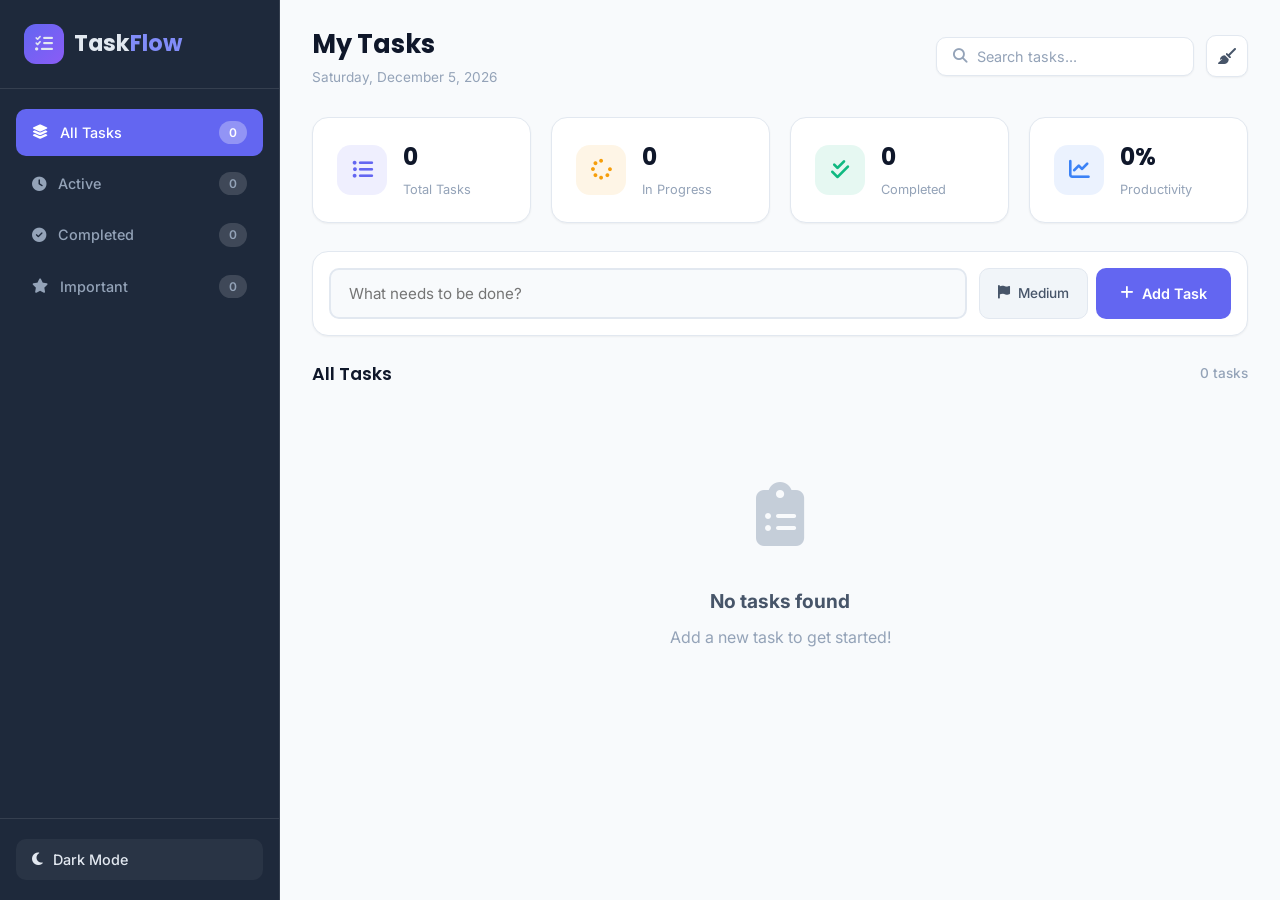
<file: Project_03/index.html>
<!DOCTYPE html>
<html lang="en">
<head>
    <meta charset="UTF-8" />
    <meta name="viewport" content="width=device-width, initial-scale=1.0, maximum-scale=1.0, user-scalable=yes" />
    <title>TaskFlow | Smart Task Manager</title>
    
    <!-- Google Fonts -->
    <link rel="preconnect" href="https://fonts.googleapis.com" />
    <link rel="preconnect" href="https://fonts.gstatic.com" crossorigin />
    <link href="https://fonts.googleapis.com/css2?family=Inter:wght@300;400;500;600;700;800&family=Poppins:wght@500;600;700;800&display=swap" rel="stylesheet" />
    
    <!-- Font Awesome 6 -->
    <link rel="stylesheet" href="https://cdnjs.cloudflare.com/ajax/libs/font-awesome/6.5.0/css/all.min.css" />
    
    <!-- External CSS -->
    <link rel="stylesheet" href="style.css" />
</head>
<body>
    <!-- Main Container -->
    <div class="app-container">
        
        <!-- Sidebar -->
        <aside class="sidebar" id="sidebar">
            <div class="sidebar-header">
                <div class="logo">
                    <div class="logo-icon">
                        <i class="fa-solid fa-list-check"></i>
                    </div>
                    <span class="logo-text">Task<span>Flow</span></span>
                </div>
                <button class="sidebar-close" id="sidebarClose">
                    <i class="fa-solid fa-xmark"></i>
                </button>
            </div>
            
            <nav class="sidebar-nav">
                <a href="#" class="nav-item active" data-filter="all">
                    <i class="fa-solid fa-layer-group"></i>
                    <span>All Tasks</span>
                    <span class="nav-count" id="countAll">0</span>
                </a>
                <a href="#" class="nav-item" data-filter="active">
                    <i class="fa-solid fa-clock"></i>
                    <span>Active</span>
                    <span class="nav-count" id="countActive">0</span>
                </a>
                <a href="#" class="nav-item" data-filter="completed">
                    <i class="fa-solid fa-circle-check"></i>
                    <span>Completed</span>
                    <span class="nav-count" id="countCompleted">0</span>
                </a>
                <a href="#" class="nav-item" data-filter="important">
                    <i class="fa-solid fa-star"></i>
                    <span>Important</span>
                    <span class="nav-count" id="countImportant">0</span>
                </a>
            </nav>
            
            <div class="sidebar-footer">
                <button class="theme-toggle" id="themeToggle">
                    <i class="fa-solid fa-moon" id="themeIcon"></i>
                    <span id="themeText">Dark Mode</span>
                </button>
            </div>
        </aside>
        
        <!-- Main Content -->
        <main class="main-content">
            
            <!-- Top Bar -->
            <header class="topbar">
                <button class="menu-toggle" id="menuToggle">
                    <i class="fa-solid fa-bars"></i>
                </button>
                
                <div class="topbar-title">
                    <h1>My Tasks</h1>
                    <p class="date-display" id="dateDisplay"></p>
                </div>
                
                <div class="topbar-actions">
                    <div class="search-box">
                        <i class="fa-solid fa-magnifying-glass"></i>
                        <input type="text" placeholder="Search tasks..." id="searchInput" class="js-search-input" />
                    </div>
                    <button class="btn-icon" id="clearCompletedBtn" title="Clear completed">
                        <i class="fa-solid fa-broom"></i>
                    </button>
                </div>
            </header>
            
            <!-- Stats Cards -->
            <section class="stats-grid">
                <div class="stat-card">
                    <div class="stat-icon total">
                        <i class="fa-solid fa-list-ul"></i>
                    </div>
                    <div class="stat-info">
                        <span class="stat-value" id="statTotal">0</span>
                        <span class="stat-label">Total Tasks</span>
                    </div>
                </div>
                <div class="stat-card">
                    <div class="stat-icon active">
                        <i class="fa-solid fa-spinner"></i>
                    </div>
                    <div class="stat-info">
                        <span class="stat-value" id="statActive">0</span>
                        <span class="stat-label">In Progress</span>
                    </div>
                </div>
                <div class="stat-card">
                    <div class="stat-icon completed">
                        <i class="fa-solid fa-check-double"></i>
                    </div>
                    <div class="stat-info">
                        <span class="stat-value" id="statCompleted">0</span>
                        <span class="stat-label">Completed</span>
                    </div>
                </div>
                <div class="stat-card">
                    <div class="stat-icon productivity">
                        <i class="fa-solid fa-chart-line"></i>
                    </div>
                    <div class="stat-info">
                        <span class="stat-value" id="statProductivity">0%</span>
                        <span class="stat-label">Productivity</span>
                    </div>
                </div>
            </section>
            
            <!-- Add Task Form -->
            <section class="task-form-section">
                <form class="task-form" id="taskForm">
                    <div class="form-row">
                        <input 
                            type="text" 
                            placeholder="What needs to be done?" 
                            class="task-input js-task-input" 
                            id="taskInput" 
                            required 
                            autocomplete="off"
                        />
                        <div class="form-actions">
                            <button type="button" class="priority-btn js-priority-btn" id="priorityBtn" data-priority="medium" title="Set priority">
                                <i class="fa-solid fa-flag"></i>
                                <span>Medium</span>
                            </button>
                            <button type="submit" class="add-btn js-add-btn" id="addTaskBtn">
                                <i class="fa-solid fa-plus"></i>
                                <span>Add Task</span>
                            </button>
                        </div>
                    </div>
                    <div class="priority-dropdown" id="priorityDropdown">
                        <button type="button" data-priority="low" class="priority-option">
                            <i class="fa-solid fa-flag priority-low"></i> Low Priority
                        </button>
                        <button type="button" data-priority="medium" class="priority-option">
                            <i class="fa-solid fa-flag priority-medium"></i> Medium Priority
                        </button>
                        <button type="button" data-priority="high" class="priority-option">
                            <i class="fa-solid fa-flag priority-high"></i> High Priority
                        </button>
                    </div>
                </form>
            </section>
            
            <!-- Filter Tabs (Mobile) -->
            <div class="filter-tabs" id="filterTabs">
                <button class="filter-tab active" data-filter="all">All</button>
                <button class="filter-tab" data-filter="active">Active</button>
                <button class="filter-tab" data-filter="completed">Completed</button>
                <button class="filter-tab" data-filter="important">Important</button>
            </div>
            
            <!-- Task List -->
            <section class="task-list-section">
                <div class="task-list-header">
                    <h2 id="listTitle">All Tasks</h2>
                    <span class="task-counter" id="taskCounter">0 tasks</span>
                </div>
                
                <div class="task-list" id="taskList">
                    <!-- Tasks rendered by JavaScript -->
                </div>
                
                <!-- Empty State -->
                <div class="empty-state" id="emptyState">
                    <div class="empty-icon">
                        <i class="fa-solid fa-clipboard-list"></i>
                    </div>
                    <h3>No tasks found</h3>
                    <p id="emptyMessage">Add a new task to get started!</p>
                </div>
            </section>
            
        </main>
    </div>
    
    <!-- Toast Notification -->
    <div class="toast-container" id="toastContainer"></div>
    
    <!-- JavaScript -->
    <script src="script.js"></script>
</body>
</html>
</file>
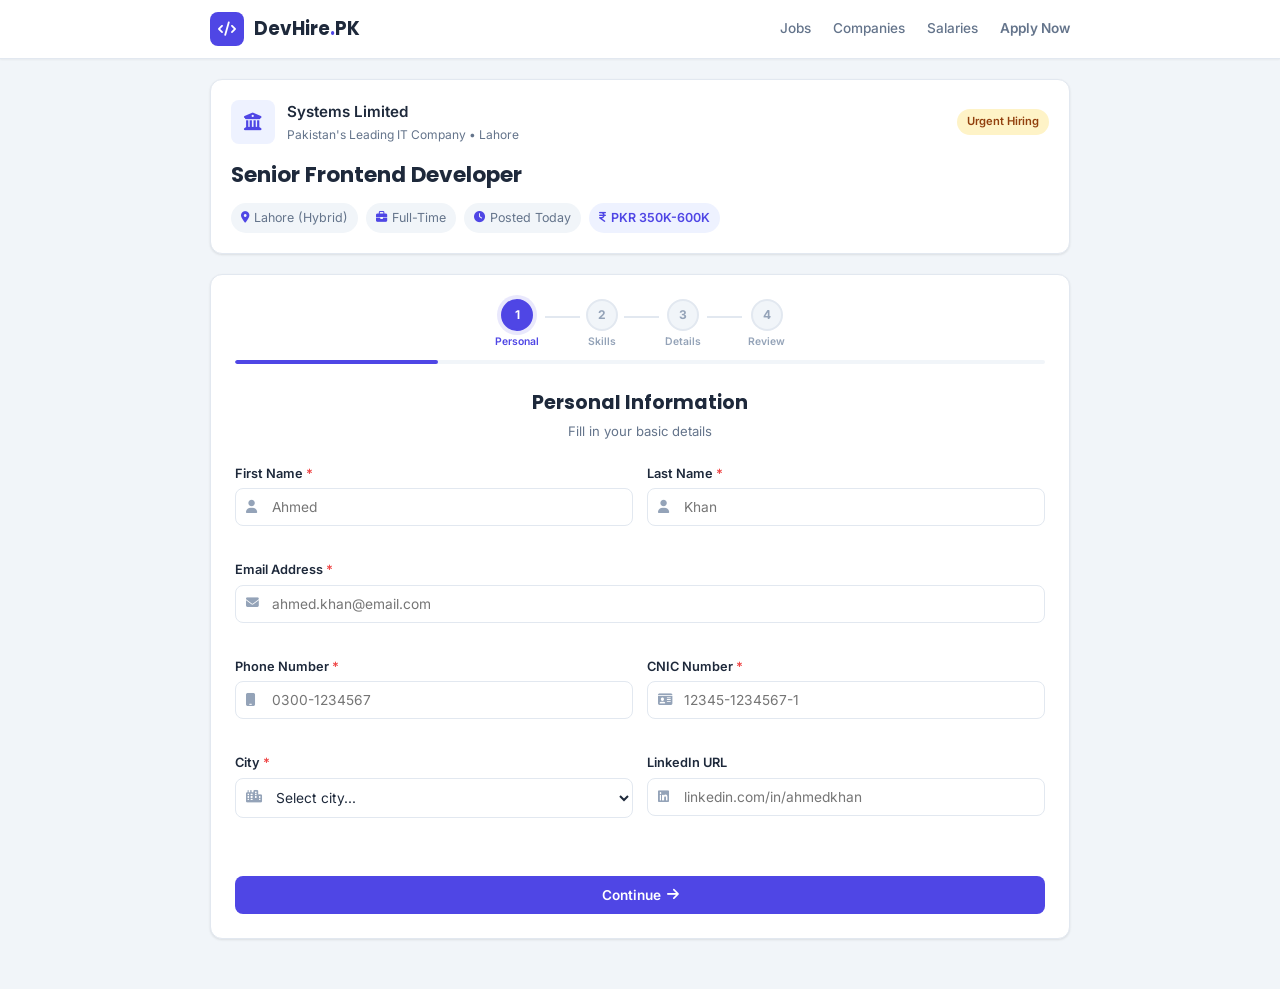
<file: Project_04/index.html>
<!DOCTYPE html>
<html lang="en">
<head>
    <meta charset="UTF-8" />
    <meta name="viewport" content="width=device-width, initial-scale=1.0, maximum-scale=1.0, user-scalable=yes" />
    <title>DevHire PK | Apply for Tech Jobs in Pakistan</title>
    
    <link rel="preconnect" href="https://fonts.googleapis.com" />
    <link rel="preconnect" href="https://fonts.gstatic.com" crossorigin />
    <link href="https://fonts.googleapis.com/css2?family=Inter:wght@300;400;500;600;700;800;900&family=Poppins:wght@500;600;700;800&display=swap" rel="stylesheet" />
    <link rel="stylesheet" href="https://cdnjs.cloudflare.com/ajax/libs/font-awesome/6.5.0/css/all.min.css" />
    <link rel="stylesheet" href="style.css" />
</head>
<body>
    <!-- Top Navigation -->
    <nav class="top-nav">
        <div class="nav-container">
            <a href="#" class="nav-logo" onclick="showSection('home')">
                <div class="logo-icon"><i class="fa-solid fa-code"></i></div>
                <span>DevHire<span class="logo-dot">.</span>PK</span>
            </a>
            <div class="nav-links">
                <a href="#" onclick="showSection('jobs')">Jobs</a>
                <a href="#" onclick="showSection('companies')">Companies</a>
                <a href="#" onclick="showSection('salaries')">Salaries</a>
                <a href="#" class="nav-active" onclick="showSection('apply')">Apply Now</a>
            </div>
            <button class="mobile-menu-btn" id="mobileMenuBtn">
                <i class="fa-solid fa-bars"></i>
            </button>
        </div>
        <div class="mobile-menu" id="mobileMenu">
            <a href="#" onclick="showSection('jobs'); closeMobileMenu()">Jobs</a>
            <a href="#" onclick="showSection('companies'); closeMobileMenu()">Companies</a>
            <a href="#" onclick="showSection('salaries'); closeMobileMenu()">Salaries</a>
            <a href="#" class="nav-active" onclick="showSection('apply'); closeMobileMenu()">Apply Now</a>
        </div>
    </nav>

    <!-- Main Content -->
    <main class="main-container">
        
        <!-- ========== HOME SECTION ========== -->
        <section id="section-home" class="content-section active-section">
            <div class="job-header-card">
                <div class="company-row">
                    <div class="company-avatar"><i class="fa-solid fa-building-columns"></i></div>
                    <div class="company-details">
                        <h3>Systems Limited</h3>
                        <span>Pakistan's Leading IT Company • Lahore</span>
                    </div>
                    <span class="job-badge">Urgent Hiring</span>
                </div>
                <h1 class="job-title">Senior Frontend Developer</h1>
                <div class="job-meta-row">
                    <div class="meta-item"><i class="fa-solid fa-location-dot"></i> Lahore (Hybrid)</div>
                    <div class="meta-item"><i class="fa-solid fa-briefcase"></i> Full-Time</div>
                    <div class="meta-item"><i class="fa-solid fa-clock"></i> Posted Today</div>
                    <div class="meta-item salary"><i class="fa-solid fa-indian-rupee-sign"></i> PKR 350K-600K</div>
                </div>
            </div>
            
            <div class="form-section">
                <div class="form-card">
                    <div class="progress-container">
                        <div class="progress-steps">
                            <div class="p-step active" data-step="1"><div class="p-circle">1</div><span>Personal</span></div>
                            <div class="p-line" id="pLine1"></div>
                            <div class="p-step" data-step="2"><div class="p-circle">2</div><span>Skills</span></div>
                            <div class="p-line" id="pLine2"></div>
                            <div class="p-step" data-step="3"><div class="p-circle">3</div><span>Details</span></div>
                            <div class="p-line" id="pLine3"></div>
                            <div class="p-step" data-step="4"><div class="p-circle">4</div><span>Review</span></div>
                        </div>
                        <div class="progress-bar"><div class="progress-fill" id="progressFill"></div></div>
                    </div>

                    <div class="form-title-area">
                        <h2 id="formTitle">Personal Information</h2>
                        <p id="formSubtitle">Fill in your basic details to start your application</p>
                    </div>

                    <form id="applicationForm" novalidate>
                        <div class="f-step active" id="step1">
                            <div class="field-row">
                                <div class="field-group">
                                    <label for="firstName">First Name <span class="req">*</span></label>
                                    <div class="field-wrap"><i class="fa-solid fa-user field-icon"></i><input type="text" id="firstName" class="f-input" placeholder="Ahmed" data-validate="required|min:2" /><span class="v-icon"></span></div>
                                    <span class="f-error" id="firstNameError"></span>
                                </div>
                                <div class="field-group">
                                    <label for="lastName">Last Name <span class="req">*</span></label>
                                    <div class="field-wrap"><i class="fa-solid fa-user field-icon"></i><input type="text" id="lastName" class="f-input" placeholder="Khan" data-validate="required|min:2" /><span class="v-icon"></span></div>
                                    <span class="f-error" id="lastNameError"></span>
                                </div>
                            </div>
                            <div class="field-group">
                                <label for="email">Email Address <span class="req">*</span></label>
                                <div class="field-wrap"><i class="fa-solid fa-envelope field-icon"></i><input type="email" id="email" class="f-input" placeholder="ahmed.khan@email.com" data-validate="required|email" /><span class="v-icon"></span></div>
                                <span class="f-error" id="emailError"></span>
                            </div>
                            <div class="field-row">
                                <div class="field-group">
                                    <label for="phone">Phone Number <span class="req">*</span></label>
                                    <div class="field-wrap"><i class="fa-solid fa-mobile field-icon"></i><input type="tel" id="phone" class="f-input" placeholder="0300-1234567" data-validate="required|phone" /><span class="v-icon"></span></div>
                                    <span class="f-error" id="phoneError"></span>
                                </div>
                                <div class="field-group">
                                    <label for="cnic">CNIC Number <span class="req">*</span></label>
                                    <div class="field-wrap"><i class="fa-solid fa-id-card field-icon"></i><input type="text" id="cnic" class="f-input" placeholder="12345-1234567-1" data-validate="required|cnic" /><span class="v-icon"></span></div>
                                    <span class="f-error" id="cnicError"></span>
                                </div>
                            </div>
                            <div class="field-row">
                                <div class="field-group">
                                    <label for="city">City <span class="req">*</span></label>
                                    <div class="field-wrap"><i class="fa-solid fa-city field-icon"></i><select id="city" class="f-input f-select" data-validate="required"><option value="">Select city...</option><option>Lahore</option><option>Karachi</option><option>Islamabad</option><option>Rawalpindi</option><option>Faisalabad</option><option>Peshawar</option><option>Multan</option><option>Gujranwala</option><option>Other</option></select><span class="v-icon"></span></div>
                                    <span class="f-error" id="cityError"></span>
                                </div>
                                <div class="field-group">
                                    <label for="linkedin">LinkedIn URL</label>
                                    <div class="field-wrap"><i class="fa-brands fa-linkedin field-icon"></i><input type="url" id="linkedin" class="f-input" placeholder="linkedin.com/in/ahmedkhan" data-validate="url" /><span class="v-icon"></span></div>
                                    <span class="f-error" id="linkedinError"></span>
                                </div>
                            </div>
                        </div>

                        <div class="f-step" id="step2">
                            <div class="field-group">
                                <label>Tech Stack <span class="req">*</span></label>
                                <div class="skills-box">
                                    <div class="skills-tags" id="skillsTags"></div>
                                    <div class="skills-input-row"><input type="text" id="skillInput" class="f-input" placeholder="Type skill and press Enter..." /><button type="button" class="skill-add" id="skillAddBtn"><i class="fa-solid fa-plus"></i></button></div>
                                </div>
                                <span class="f-error" id="skillsError"></span>
                            </div>
                            <div class="skill-suggestions">
                                <span>Popular:</span>
                                <button type="button" class="s-chip">React.js</button><button type="button" class="s-chip">Next.js</button><button type="button" class="s-chip">TypeScript</button><button type="button" class="s-chip">Node.js</button><button type="button" class="s-chip">Laravel</button><button type="button" class="s-chip">Python</button><button type="button" class="s-chip">MERN</button><button type="button" class="s-chip">PHP</button><button type="button" class="s-chip">Flutter</button><button type="button" class="s-chip">AWS</button>
                            </div>
                            <div class="field-group">
                                <label for="experience">Years of Experience <span class="req">*</span></label>
                                <div class="field-wrap"><i class="fa-solid fa-calendar field-icon"></i><select id="experience" class="f-input f-select" data-validate="required"><option value="">Select experience...</option><option>Fresher (0-1 year)</option><option>1-2 years</option><option>2-3 years</option><option>3-5 years</option><option>5-7 years</option><option>7-10 years</option><option>10+ years</option></select><span class="v-icon"></span></div>
                                <span class="f-error" id="experienceError"></span>
                            </div>
                            <div class="field-row">
                                <div class="field-group">
                                    <label for="portfolio">Portfolio URL</label>
                                    <div class="field-wrap"><i class="fa-solid fa-globe field-icon"></i><input type="url" id="portfolio" class="f-input" placeholder="https://ahmedkhan.dev" data-validate="url" /><span class="v-icon"></span></div>
                                    <span class="f-error" id="portfolioError"></span>
                                </div>
                                <div class="field-group">
                                    <label for="github">GitHub Profile</label>
                                    <div class="field-wrap"><i class="fa-brands fa-github field-icon"></i><input type="url" id="github" class="f-input" placeholder="github.com/ahmedkhan" data-validate="url" /><span class="v-icon"></span></div>
                                    <span class="f-error" id="githubError"></span>
                                </div>
                            </div>
                        </div>

                        <div class="f-step" id="step3">
                            <div class="field-group">
                                <label for="currentRole">Current/Most Recent Role <span class="req">*</span></label>
                                <div class="field-wrap"><i class="fa-solid fa-briefcase field-icon"></i><input type="text" id="currentRole" class="f-input" placeholder="Frontend Developer at Netsol Technologies" data-validate="required|min:5" /><span class="v-icon"></span></div>
                                <span class="f-error" id="currentRoleError"></span>
                            </div>
                            <div class="field-group">
                                <label>Expected Salary Range (PKR) <span class="req">*</span></label>
                                <div class="salary-card">
                                    <div class="salary-values"><div class="sal-box"><span>Min</span><strong id="salMin">PKR 100K</strong></div><div class="sal-divider"></div><div class="sal-box"><span>Max</span><strong id="salMax">PKR 600K</strong></div></div>
                                    <div class="range-wrap"><div class="range-track"></div><input type="range" id="salaryMin" class="r-input" min="30000" max="1000000" value="100000" step="10000" /><input type="range" id="salaryMax" class="r-input" min="30000" max="1000000" value="600000" step="10000" /></div>
                                </div>
                            </div>
                            <div class="field-group">
                                <label for="coverLetter">Cover Letter <span class="req">*</span></label>
                                <textarea id="coverLetter" class="f-input f-textarea" rows="5" placeholder="Tell us why you're the ideal candidate..." data-validate="required|min:50" maxlength="3000"></textarea>
                                <div class="textarea-info"><span class="f-error" id="coverLetterError"></span><span class="char-count"><span id="charCount">0</span>/3000</span></div>
                            </div>
                            <div class="field-group">
                                <label>Upload Resume <span class="req">*</span></label>
                                <div class="upload-box">
                                    <div class="upload-drop" id="uploadDrop"><i class="fa-solid fa-cloud-arrow-up"></i><p><strong>Click to upload</strong> or drag and drop</p><span>PDF, DOCX (Max 5MB)</span></div>
                                    <div class="upload-file" id="uploadFile" style="display: none;"><i class="fa-solid fa-file-lines"></i><div><span id="uploadName"></span><small id="uploadSize"></small></div><button type="button" id="uploadRemove"><i class="fa-solid fa-trash"></i></button></div>
                                    <input type="file" id="resume" accept=".pdf,.docx" hidden />
                                </div>
                                <span class="f-error" id="resumeError"></span>
                            </div>
                        </div>

                        <div class="f-step" id="step4">
                            <h3 class="review-title">Review Your Application</h3>
                            <p class="review-sub">Verify all details before submitting</p>
                            <div class="review-list" id="reviewList"></div>
                            <label class="terms-label"><input type="checkbox" id="terms" data-validate="required" /><span class="terms-check"></span><span>I confirm all information is correct and agree to <a href="#">Terms</a> & <a href="#">Privacy Policy</a></span></label>
                            <span class="f-error" id="termsError"></span>
                        </div>

                        <div class="form-buttons">
                            <button type="button" class="btn btn-back" id="prevBtn"><i class="fa-solid fa-arrow-left"></i> Back</button>
                            <button type="button" class="btn btn-next" id="nextBtn">Continue <i class="fa-solid fa-arrow-right"></i></button>
                            <button type="submit" class="btn btn-submit" id="submitBtn"><i class="fa-solid fa-paper-plane"></i> Submit Application</button>
                        </div>
                    </form>
                </div>
            </div>
        </section>

        <!-- ========== JOBS SECTION ========== -->
        <section id="section-jobs" class="content-section">
            <h2 class="section-heading"><i class="fa-solid fa-briefcase"></i> Latest Tech Jobs in Pakistan</h2>
            <div class="jobs-grid">
                <div class="job-card">
                    <div class="job-card-header">
                        <div class="jc-avatar"><i class="fa-solid fa-building"></i></div>
                        <div><h4>Senior React Developer</h4><span>Systems Limited • Lahore</span></div>
                        <span class="jc-badge">Full-Time</span>
                    </div>
                    <p class="jc-desc">Looking for an experienced React developer with 5+ years of experience in building enterprise applications.</p>
                    <div class="jc-footer"><span class="jc-salary">PKR 350K - 600K</span><button class="jc-apply" onclick="showSection('apply')">Apply Now</button></div>
                </div>
                <div class="job-card">
                    <div class="job-card-header">
                        <div class="jc-avatar"><i class="fa-solid fa-building"></i></div>
                        <div><h4>Full Stack Developer</h4><span>Netsol Technologies • Lahore</span></div>
                        <span class="jc-badge">Full-Time</span>
                    </div>
                    <p class="jc-desc">Join our team to build scalable fintech solutions using MERN stack and cloud technologies.</p>
                    <div class="jc-footer"><span class="jc-salary">PKR 250K - 450K</span><button class="jc-apply" onclick="showSection('apply')">Apply Now</button></div>
                </div>
                <div class="job-card">
                    <div class="job-card-header">
                        <div class="jc-avatar"><i class="fa-solid fa-building"></i></div>
                        <div><h4>DevOps Engineer</h4><span>10Pearls • Karachi</span></div>
                        <span class="jc-badge">Remote</span>
                    </div>
                    <p class="jc-desc">Experienced DevOps engineer needed for CI/CD pipeline management and cloud infrastructure.</p>
                    <div class="jc-footer"><span class="jc-salary">PKR 300K - 500K</span><button class="jc-apply" onclick="showSection('apply')">Apply Now</button></div>
                </div>
                <div class="job-card">
                    <div class="job-card-header">
                        <div class="jc-avatar"><i class="fa-solid fa-building"></i></div>
                        <div><h4>UI/UX Designer</h4><span>Arbisoft • Lahore</span></div>
                        <span class="jc-badge">Full-Time</span>
                    </div>
                    <p class="jc-desc">Creative designer needed for designing intuitive user interfaces for web and mobile applications.</p>
                    <div class="jc-footer"><span class="jc-salary">PKR 180K - 350K</span><button class="jc-apply" onclick="showSection('apply')">Apply Now</button></div>
                </div>
                <div class="job-card">
                    <div class="job-card-header">
                        <div class="jc-avatar"><i class="fa-solid fa-building"></i></div>
                        <div><h4>Laravel Developer</h4><span>Contour Software • Islamabad</span></div>
                        <span class="jc-badge">Full-Time</span>
                    </div>
                    <p class="jc-desc">PHP/Laravel developer with 3+ years experience for enterprise CMS development.</p>
                    <div class="jc-footer"><span class="jc-salary">PKR 200K - 380K</span><button class="jc-apply" onclick="showSection('apply')">Apply Now</button></div>
                </div>
                <div class="job-card">
                    <div class="job-card-header">
                        <div class="jc-avatar"><i class="fa-solid fa-building"></i></div>
                        <div><h4>Flutter Developer</h4><span>Techlogix • Karachi</span></div>
                        <span class="jc-badge">Hybrid</span>
                    </div>
                    <p class="jc-desc">Mobile app developer with Flutter experience for cross-platform application development.</p>
                    <div class="jc-footer"><span class="jc-salary">PKR 220K - 400K</span><button class="jc-apply" onclick="showSection('apply')">Apply Now</button></div>
                </div>
            </div>
        </section>

        <!-- ========== COMPANIES SECTION ========== -->
        <section id="section-companies" class="content-section">
            <h2 class="section-heading"><i class="fa-solid fa-building-columns"></i> Top Hiring Companies</h2>
            <div class="companies-grid">
                <div class="company-card">
                    <div class="cc-icon"><i class="fa-solid fa-building-columns"></i></div>
                    <h4>Systems Limited</h4>
                    <p>Pakistan's largest IT company with 5000+ employees</p>
                    <div class="cc-stats"><span><i class="fa-solid fa-location-dot"></i> Lahore, Karachi, Islamabad</span><span><i class="fa-solid fa-users"></i> 50+ Open Positions</span></div>
                    <button class="cc-btn" onclick="showSection('apply')">View Openings</button>
                </div>
                <div class="company-card">
                    <div class="cc-icon"><i class="fa-solid fa-cloud"></i></div>
                    <h4>Netsol Technologies</h4>
                    <p>Global leader in fintech and asset leasing solutions</p>
                    <div class="cc-stats"><span><i class="fa-solid fa-location-dot"></i> Lahore</span><span><i class="fa-solid fa-users"></i> 30+ Open Positions</span></div>
                    <button class="cc-btn" onclick="showSection('apply')">View Openings</button>
                </div>
                <div class="company-card">
                    <div class="cc-icon"><i class="fa-solid fa-gem"></i></div>
                    <h4>10Pearls</h4>
                    <p>Digital transformation company serving Fortune 500 clients</p>
                    <div class="cc-stats"><span><i class="fa-solid fa-location-dot"></i> Karachi, Lahore, Islamabad</span><span><i class="fa-solid fa-users"></i> 25+ Open Positions</span></div>
                    <button class="cc-btn" onclick="showSection('apply')">View Openings</button>
                </div>
                <div class="company-card">
                    <div class="cc-icon"><i class="fa-solid fa-lightbulb"></i></div>
                    <h4>Arbisoft</h4>
                    <p>AI and data-driven software solutions company</p>
                    <div class="cc-stats"><span><i class="fa-solid fa-location-dot"></i> Lahore</span><span><i class="fa-solid fa-users"></i> 20+ Open Positions</span></div>
                    <button class="cc-btn" onclick="showSection('apply')">View Openings</button>
                </div>
                <div class="company-card">
                    <div class="cc-icon"><i class="fa-solid fa-globe"></i></div>
                    <h4>Contour Software</h4>
                    <p>Part of Constellation Software Inc., serving global markets</p>
                    <div class="cc-stats"><span><i class="fa-solid fa-location-dot"></i> Islamabad, Lahore, Karachi</span><span><i class="fa-solid fa-users"></i> 35+ Open Positions</span></div>
                    <button class="cc-btn" onclick="showSection('apply')">View Openings</button>
                </div>
                <div class="company-card">
                    <div class="cc-icon"><i class="fa-solid fa-microchip"></i></div>
                    <h4>Techlogix</h4>
                    <p>Enterprise software and digital banking solutions</p>
                    <div class="cc-stats"><span><i class="fa-solid fa-location-dot"></i> Karachi, Lahore</span><span><i class="fa-solid fa-users"></i> 15+ Open Positions</span></div>
                    <button class="cc-btn" onclick="showSection('apply')">View Openings</button>
                </div>
            </div>
        </section>

        <!-- ========== SALARIES SECTION ========== -->
        <section id="section-salaries" class="content-section">
            <h2 class="section-heading"><i class="fa-solid fa-chart-bar"></i> Tech Salary Guide Pakistan 2025</h2>
            <div class="salaries-grid">
                <div class="salary-card-lg">
                    <div class="sc-role"><i class="fa-solid fa-code"></i> Frontend Developer</div>
                    <div class="sc-range">PKR 150K - 600K</div>
                    <div class="sc-bar"><div class="sc-fill" style="width:70%"></div></div>
                    <div class="sc-info"><span>Average: PKR 300K</span><span>Demand: High</span></div>
                </div>
                <div class="salary-card-lg">
                    <div class="sc-role"><i class="fa-solid fa-server"></i> Backend Developer</div>
                    <div class="sc-range">PKR 180K - 700K</div>
                    <div class="sc-bar"><div class="sc-fill" style="width:75%"></div></div>
                    <div class="sc-info"><span>Average: PKR 350K</span><span>Demand: Very High</span></div>
                </div>
                <div class="salary-card-lg">
                    <div class="sc-role"><i class="fa-solid fa-mobile"></i> Mobile Developer</div>
                    <div class="sc-range">PKR 160K - 550K</div>
                    <div class="sc-bar"><div class="sc-fill" style="width:60%"></div></div>
                    <div class="sc-info"><span>Average: PKR 280K</span><span>Demand: High</span></div>
                </div>
                <div class="salary-card-lg">
                    <div class="sc-role"><i class="fa-solid fa-cloud"></i> DevOps Engineer</div>
                    <div class="sc-range">PKR 250K - 800K</div>
                    <div class="sc-bar"><div class="sc-fill" style="width:80%"></div></div>
                    <div class="sc-info"><span>Average: PKR 450K</span><span>Demand: Very High</span></div>
                </div>
                <div class="salary-card-lg">
                    <div class="sc-role"><i class="fa-solid fa-palette"></i> UI/UX Designer</div>
                    <div class="sc-range">PKR 120K - 450K</div>
                    <div class="sc-bar"><div class="sc-fill" style="width:55%"></div></div>
                    <div class="sc-info"><span>Average: PKR 250K</span><span>Demand: Moderate</span></div>
                </div>
                <div class="salary-card-lg">
                    <div class="sc-role"><i class="fa-solid fa-brain"></i> AI/ML Engineer</div>
                    <div class="sc-range">PKR 300K - 1M</div>
                    <div class="sc-bar"><div class="sc-fill" style="width:90%"></div></div>
                    <div class="sc-info"><span>Average: PKR 600K</span><span>Demand: Very High</span></div>
                </div>
            </div>
        </section>

        <!-- ========== APPLY SECTION ========== -->
        <section id="section-apply" class="content-section">
            <div class="job-header-card">
                <div class="company-row">
                    <div class="company-avatar"><i class="fa-solid fa-building-columns"></i></div>
                    <div class="company-details"><h3>Systems Limited</h3><span>Pakistan's Leading IT Company • Lahore</span></div>
                    <span class="job-badge">Urgent Hiring</span>
                </div>
                <h1 class="job-title">Senior Frontend Developer</h1>
                <div class="job-meta-row">
                    <div class="meta-item"><i class="fa-solid fa-location-dot"></i> Lahore (Hybrid)</div>
                    <div class="meta-item"><i class="fa-solid fa-briefcase"></i> Full-Time</div>
                    <div class="meta-item"><i class="fa-solid fa-clock"></i> Posted Today</div>
                    <div class="meta-item salary"><i class="fa-solid fa-indian-rupee-sign"></i> PKR 350K-600K</div>
                </div>
            </div>
            <div class="form-section">
                <div class="form-card">
                    <div class="progress-container">
                        <div class="progress-steps">
                            <div class="p-step active" data-step="1"><div class="p-circle">1</div><span>Personal</span></div>
                            <div class="p-line" id="pLine1b"></div>
                            <div class="p-step" data-step="2"><div class="p-circle">2</div><span>Skills</span></div>
                            <div class="p-line" id="pLine2b"></div>
                            <div class="p-step" data-step="3"><div class="p-circle">3</div><span>Details</span></div>
                            <div class="p-line" id="pLine3b"></div>
                            <div class="p-step" data-step="4"><div class="p-circle">4</div><span>Review</span></div>
                        </div>
                        <div class="progress-bar"><div class="progress-fill" id="progressFillB"></div></div>
                    </div>
                    <div class="form-title-area"><h2 id="formTitleB">Personal Information</h2><p id="formSubtitleB">Fill in your basic details</p></div>
                    <form id="applicationFormB" novalidate>
                        <!-- Same form fields as home section -->
                    </form>
                </div>
            </div>
        </section>
    </main>

    <!-- Success Modal -->
    <div class="modal" id="successModal">
        <div class="modal-card">
            <div id="confettiBox"></div>
            <div class="modal-check"><i class="fa-solid fa-check"></i></div>
            <h2>Application Submitted!</h2>
            <p>Thank you, <strong id="applicantName"></strong>!</p>
            <p class="modal-sub">Your application has been received. Ref: <strong id="refNumber"></strong></p>
            <button class="btn btn-next" id="closeModal">Apply Again</button>
        </div>
    </div>

    <!-- Toast -->
    <div class="toast-box" id="toastBox"></div>

    <script src="script.js"></script>
</body>
</html>
</file>
<file: Project_03/style.css>
/* ========== CSS VARIABLES ========== */
:root {
    --primary: #6366f1;
    --primary-dark: #4f46e5;
    --primary-light: #818cf8;
    --secondary: #8b5cf6;
    --success: #10b981;
    --warning: #f59e0b;
    --danger: #ef4444;
    --info: #3b82f6;
    
    --bg-primary: #ffffff;
    --bg-secondary: #f8fafc;
    --bg-tertiary: #f1f5f9;
    --bg-sidebar: #1e293b;
    
    --text-primary: #0f172a;
    --text-secondary: #475569;
    --text-tertiary: #94a3b8;
    --text-sidebar: #e2e8f0;
    --text-sidebar-muted: #94a3b8;
    
    --border: #e2e8f0;
    --border-light: #f1f5f9;
    
    --shadow-sm: 0 1px 2px rgba(0,0,0,0.05);
    --shadow-md: 0 4px 6px rgba(0,0,0,0.07);
    --shadow-lg: 0 10px 25px rgba(0,0,0,0.1);
    --shadow-xl: 0 20px 50px rgba(0,0,0,0.15);
    
    --radius-sm: 6px;
    --radius-md: 10px;
    --radius-lg: 16px;
    --radius-xl: 20px;
    
    --transition: all 0.3s cubic-bezier(0.4, 0, 0.2, 1);
}

/* ========== DARK THEME ========== */
body.dark-mode {
    --bg-primary: #0f172a;
    --bg-secondary: #1e293b;
    --bg-tertiary: #334155;
    --bg-sidebar: #0f172a;
    
    --text-primary: #f1f5f9;
    --text-secondary: #cbd5e1;
    --text-tertiary: #64748b;
    --text-sidebar: #e2e8f0;
    --text-sidebar-muted: #94a3b8;
    
    --border: #334155;
    --border-light: #1e293b;
    
    --shadow-sm: 0 1px 2px rgba(0,0,0,0.3);
    --shadow-md: 0 4px 6px rgba(0,0,0,0.4);
    --shadow-lg: 0 10px 25px rgba(0,0,0,0.5);
}

/* ========== RESET ========== */
* {
    margin: 0;
    padding: 0;
    box-sizing: border-box;
}

html {
    scroll-behavior: smooth;
}

body {
    font-family: 'Inter', sans-serif;
    background: var(--bg-secondary);
    color: var(--text-primary);
    line-height: 1.6;
    -webkit-font-smoothing: antialiased;
    transition: var(--transition);
}

img {
    max-width: 100%;
    display: block;
}

a {
    text-decoration: none;
    color: inherit;
}

ul {
    list-style: none;
}

button {
    cursor: pointer;
    border: none;
    font-family: 'Inter', sans-serif;
    transition: var(--transition);
}

input {
    font-family: 'Inter', sans-serif;
    outline: none;
}

/* ========== APP CONTAINER ========== */
.app-container {
    display: flex;
    min-height: 100vh;
}

/* ========== SIDEBAR ========== */
.sidebar {
    width: 280px;
    background: var(--bg-sidebar);
    color: var(--text-sidebar);
    display: flex;
    flex-direction: column;
    position: fixed;
    top: 0;
    left: 0;
    height: 100vh;
    z-index: 100;
    transition: var(--transition);
    border-right: 1px solid rgba(255,255,255,0.1);
}

.sidebar-header {
    display: flex;
    justify-content: space-between;
    align-items: center;
    padding: 24px;
    border-bottom: 1px solid rgba(255,255,255,0.1);
}

.logo {
    display: flex;
    align-items: center;
    gap: 10px;
}

.logo-icon {
    width: 40px;
    height: 40px;
    background: linear-gradient(135deg, var(--primary), var(--secondary));
    border-radius: 12px;
    display: flex;
    align-items: center;
    justify-content: center;
    font-size: 1.1rem;
}

.logo-text {
    font-size: 1.4rem;
    font-weight: 700;
    font-family: 'Poppins', sans-serif;
    color: var(--text-sidebar);
}

.logo-text span {
    color: var(--primary-light);
}

.sidebar-close {
    display: none;
    background: none;
    color: var(--text-sidebar);
    font-size: 1.3rem;
}

.sidebar-nav {
    flex: 1;
    padding: 20px 16px;
    display: flex;
    flex-direction: column;
    gap: 4px;
}

.nav-item {
    display: flex;
    align-items: center;
    gap: 12px;
    padding: 12px 16px;
    border-radius: var(--radius-md);
    color: var(--text-sidebar-muted);
    font-size: 0.9rem;
    font-weight: 500;
    transition: var(--transition);
    position: relative;
}

.nav-item:hover {
    background: rgba(255,255,255,0.08);
    color: var(--text-sidebar);
}

.nav-item.active {
    background: var(--primary);
    color: white;
}

.nav-count {
    margin-left: auto;
    background: rgba(255,255,255,0.15);
    padding: 2px 10px;
    border-radius: 12px;
    font-size: 0.75rem;
    font-weight: 600;
}

.nav-item.active .nav-count {
    background: rgba(255,255,255,0.3);
}

.sidebar-footer {
    padding: 20px 16px;
    border-top: 1px solid rgba(255,255,255,0.1);
}

.theme-toggle {
    width: 100%;
    display: flex;
    align-items: center;
    gap: 10px;
    padding: 12px 16px;
    background: rgba(255,255,255,0.05);
    color: var(--text-sidebar);
    border-radius: var(--radius-md);
    font-size: 0.9rem;
    font-weight: 500;
}

.theme-toggle:hover {
    background: rgba(255,255,255,0.1);
}

/* ========== MAIN CONTENT ========== */
.main-content {
    flex: 1;
    margin-left: 280px;
    padding: 24px 32px;
    min-height: 100vh;
}

/* ========== TOPBAR ========== */
.topbar {
    display: flex;
    align-items: center;
    gap: 20px;
    margin-bottom: 28px;
}

.menu-toggle {
    display: none;
    background: var(--bg-primary);
    border: 1px solid var(--border);
    color: var(--text-primary);
    width: 42px;
    height: 42px;
    border-radius: var(--radius-md);
    font-size: 1.2rem;
    box-shadow: var(--shadow-sm);
}

.topbar-title h1 {
    font-size: 1.6rem;
    font-weight: 700;
    font-family: 'Poppins', sans-serif;
}

.date-display {
    font-size: 0.85rem;
    color: var(--text-tertiary);
    margin-top: 2px;
}

.topbar-actions {
    margin-left: auto;
    display: flex;
    align-items: center;
    gap: 12px;
}

.search-box {
    display: flex;
    align-items: center;
    gap: 10px;
    background: var(--bg-primary);
    border: 1px solid var(--border);
    border-radius: var(--radius-md);
    padding: 10px 16px;
    box-shadow: var(--shadow-sm);
}

.search-box i {
    color: var(--text-tertiary);
    font-size: 0.9rem;
}

.search-box input {
    border: none;
    background: transparent;
    color: var(--text-primary);
    font-size: 0.9rem;
    width: 200px;
}

.search-box input::placeholder {
    color: var(--text-tertiary);
}

.btn-icon {
    width: 42px;
    height: 42px;
    background: var(--bg-primary);
    border: 1px solid var(--border);
    border-radius: var(--radius-md);
    color: var(--text-secondary);
    font-size: 1rem;
    display: flex;
    align-items: center;
    justify-content: center;
    box-shadow: var(--shadow-sm);
}

.btn-icon:hover {
    background: var(--danger);
    color: white;
    border-color: var(--danger);
}

/* ========== STATS GRID ========== */
.stats-grid {
    display: grid;
    grid-template-columns: repeat(4, 1fr);
    gap: 20px;
    margin-bottom: 28px;
}

.stat-card {
    background: var(--bg-primary);
    border: 1px solid var(--border);
    border-radius: var(--radius-lg);
    padding: 20px 24px;
    display: flex;
    align-items: center;
    gap: 16px;
    box-shadow: var(--shadow-sm);
    transition: var(--transition);
}

.stat-card:hover {
    box-shadow: var(--shadow-md);
    transform: translateY(-2px);
}

.stat-icon {
    width: 50px;
    height: 50px;
    border-radius: 14px;
    display: flex;
    align-items: center;
    justify-content: center;
    font-size: 1.3rem;
}

.stat-icon.total { background: rgba(99, 102, 241, 0.1); color: var(--primary); }
.stat-icon.active { background: rgba(245, 158, 11, 0.1); color: var(--warning); }
.stat-icon.completed { background: rgba(16, 185, 129, 0.1); color: var(--success); }
.stat-icon.productivity { background: rgba(59, 130, 246, 0.1); color: var(--info); }

.stat-value {
    display: block;
    font-size: 1.5rem;
    font-weight: 700;
    font-family: 'Poppins', sans-serif;
}

.stat-label {
    font-size: 0.8rem;
    color: var(--text-tertiary);
}

/* ========== TASK FORM ========== */
.task-form-section {
    margin-bottom: 24px;
    position: relative;
}

.task-form {
    background: var(--bg-primary);
    border: 1px solid var(--border);
    border-radius: var(--radius-lg);
    padding: 16px;
    box-shadow: var(--shadow-sm);
}

.form-row {
    display: flex;
    gap: 12px;
}

.task-input {
    flex: 1;
    padding: 14px 18px;
    border: 2px solid var(--border);
    border-radius: var(--radius-md);
    font-size: 0.95rem;
    color: var(--text-primary);
    background: var(--bg-secondary);
    transition: var(--transition);
}

.task-input:focus {
    border-color: var(--primary);
    box-shadow: 0 0 0 4px rgba(99, 102, 241, 0.1);
}

.form-actions {
    display: flex;
    gap: 8px;
}

.priority-btn {
    display: flex;
    align-items: center;
    gap: 8px;
    padding: 14px 18px;
    background: var(--bg-tertiary);
    border: 1px solid var(--border);
    border-radius: var(--radius-md);
    color: var(--text-secondary);
    font-size: 0.85rem;
    font-weight: 500;
    white-space: nowrap;
}

.priority-btn:hover {
    background: var(--bg-primary);
}

.priority-low { color: var(--success); }
.priority-medium { color: var(--warning); }
.priority-high { color: var(--danger); }

.add-btn {
    display: flex;
    align-items: center;
    gap: 8px;
    padding: 14px 24px;
    background: var(--primary);
    color: white;
    border-radius: var(--radius-md);
    font-size: 0.9rem;
    font-weight: 600;
    white-space: nowrap;
}

.add-btn:hover {
    background: var(--primary-dark);
    box-shadow: 0 4px 12px rgba(99, 102, 241, 0.4);
}

/* Priority Dropdown */
.priority-dropdown {
    display: none;
    position: absolute;
    top: 100%;
    left: 50%;
    transform: translateX(-50%);
    background: var(--bg-primary);
    border: 1px solid var(--border);
    border-radius: var(--radius-md);
    box-shadow: var(--shadow-lg);
    z-index: 10;
    margin-top: 8px;
    overflow: hidden;
    min-width: 180px;
}

.priority-dropdown.show {
    display: block;
    animation: fadeIn 0.2s ease;
}

.priority-option {
    display: flex;
    align-items: center;
    gap: 10px;
    width: 100%;
    padding: 12px 16px;
    background: transparent;
    color: var(--text-primary);
    font-size: 0.85rem;
    font-weight: 500;
    text-align: left;
}

.priority-option:hover {
    background: var(--bg-secondary);
}

@keyframes fadeIn {
    from { opacity: 0; transform: translateX(-50%) translateY(-5px); }
    to { opacity: 1; transform: translateX(-50%) translateY(0); }
}

/* ========== FILTER TABS (Mobile) ========== */
.filter-tabs {
    display: none;
    gap: 8px;
    margin-bottom: 20px;
    overflow-x: auto;
}

.filter-tab {
    padding: 8px 18px;
    background: var(--bg-primary);
    border: 1px solid var(--border);
    border-radius: 20px;
    color: var(--text-secondary);
    font-size: 0.8rem;
    font-weight: 500;
    white-space: nowrap;
}

.filter-tab.active {
    background: var(--primary);
    color: white;
    border-color: var(--primary);
}

/* ========== TASK LIST ========== */
.task-list-header {
    display: flex;
    justify-content: space-between;
    align-items: center;
    margin-bottom: 16px;
}

.task-list-header h2 {
    font-size: 1.1rem;
    font-weight: 600;
    font-family: 'Poppins', sans-serif;
}

.task-counter {
    font-size: 0.85rem;
    color: var(--text-tertiary);
    font-weight: 500;
}

.task-list {
    display: flex;
    flex-direction: column;
    gap: 8px;
}

/* Task Item */
.task-item {
    background: var(--bg-primary);
    border: 1px solid var(--border);
    border-radius: var(--radius-md);
    padding: 16px 20px;
    display: flex;
    align-items: center;
    gap: 14px;
    transition: var(--transition);
    animation: slideIn 0.3s ease;
    box-shadow: var(--shadow-sm);
}

.task-item:hover {
    box-shadow: var(--shadow-md);
    border-color: var(--primary-light);
}

.task-item.completed {
    opacity: 0.7;
}

.task-item.completed .task-text {
    text-decoration: line-through;
    color: var(--text-tertiary);
}

@keyframes slideIn {
    from { opacity: 0; transform: translateY(-10px); }
    to { opacity: 1; transform: translateY(0); }
}

/* Checkbox */
.task-checkbox {
    width: 22px;
    height: 22px;
    border: 2px solid var(--border);
    border-radius: 50%;
    display: flex;
    align-items: center;
    justify-content: center;
    cursor: pointer;
    flex-shrink: 0;
    transition: var(--transition);
    background: transparent;
    color: transparent;
    font-size: 0.7rem;
}

.task-checkbox:hover {
    border-color: var(--success);
}

.task-item.completed .task-checkbox {
    background: var(--success);
    border-color: var(--success);
    color: white;
}

.task-text {
    flex: 1;
    font-size: 0.95rem;
    color: var(--text-primary);
}

.task-priority {
    width: 8px;
    height: 8px;
    border-radius: 50%;
    flex-shrink: 0;
}

.task-priority.low { background: var(--success); }
.task-priority.medium { background: var(--warning); }
.task-priority.high { background: var(--danger); }

.task-important {
    background: none;
    color: var(--text-tertiary);
    font-size: 1rem;
    padding: 4px;
    flex-shrink: 0;
}

.task-important.is-important {
    color: var(--warning);
}

.task-delete {
    background: none;
    color: var(--text-tertiary);
    font-size: 0.9rem;
    padding: 4px;
    flex-shrink: 0;
    opacity: 0;
    transition: var(--transition);
}

.task-item:hover .task-delete {
    opacity: 1;
}

.task-delete:hover {
    color: var(--danger);
}

/* ========== EMPTY STATE ========== */
.empty-state {
    text-align: center;
    padding: 60px 20px;
    display: none;
}

.empty-state.show {
    display: block;
}

.empty-icon {
    font-size: 4rem;
    color: var(--text-tertiary);
    margin-bottom: 20px;
    opacity: 0.5;
}

.empty-state h3 {
    font-size: 1.2rem;
    color: var(--text-secondary);
    margin-bottom: 8px;
}

.empty-state p {
    color: var(--text-tertiary);
}

/* ========== TOAST ========== */
.toast-container {
    position: fixed;
    bottom: 30px;
    right: 30px;
    z-index: 9999;
    display: flex;
    flex-direction: column;
    gap: 10px;
}

.toast {
    background: var(--bg-sidebar);
    color: white;
    padding: 14px 22px;
    border-radius: var(--radius-md);
    font-size: 0.9rem;
    font-weight: 500;
    box-shadow: var(--shadow-lg);
    animation: toastIn 0.3s ease, toastOut 0.3s ease 2.5s forwards;
    display: flex;
    align-items: center;
    gap: 10px;
}

@keyframes toastIn {
    from { transform: translateX(120px); opacity: 0; }
    to { transform: translateX(0); opacity: 1; }
}

@keyframes toastOut {
    from { transform: translateX(0); opacity: 1; }
    to { transform: translateX(120px); opacity: 0; }
}

/* ========== RESPONSIVE ========== */
@media (max-width: 1024px) {
    .stats-grid {
        grid-template-columns: repeat(2, 1fr);
    }
}

@media (max-width: 768px) {
    .sidebar {
        left: -280px;
    }
    
    .sidebar.open {
        left: 0;
    }
    
    .sidebar-close {
        display: block;
    }
    
    .main-content {
        margin-left: 0;
        padding: 20px 16px;
    }
    
    .menu-toggle {
        display: flex;
    }
    
    .filter-tabs {
        display: flex;
    }
    
    .stats-grid {
        grid-template-columns: repeat(2, 1fr);
    }
    
    .form-row {
        flex-direction: column;
    }
    
    .search-box input {
        width: 120px;
    }
    
    .topbar-actions {
        gap: 8px;
    }
}

@media (max-width: 480px) {
    .stats-grid {
        grid-template-columns: 1fr 1fr;
        gap: 12px;
    }
    
    .stat-card {
        padding: 16px;
        gap: 12px;
    }
    
    .stat-icon {
        width: 40px;
        height: 40px;
        font-size: 1rem;
    }
    
    .stat-value {
        font-size: 1.2rem;
    }
    
    .topbar-title h1 {
        font-size: 1.3rem;
    }
    
    .search-box {
        display: none;
    }
}
</file>
<file: Project_04/style.css>
:root {
    --bg: #f1f5f9;
    --surface: #ffffff;
    --primary: #4f46e5;
    --primary-dark: #4338ca;
    --primary-light: #eef2ff;
    --text: #1e293b;
    --text2: #64748b;
    --text3: #94a3b8;
    --border: #e2e8f0;
    --success: #10b981;
    --danger: #ef4444;
    --warning: #f59e0b;
    --shadow: 0 1px 3px rgba(0, 0, 0, 0.06), 0 1px 2px rgba(0, 0, 0, 0.04);
    --shadow-lg: 0 10px 25px rgba(0, 0, 0, 0.08);
    --radius: 8px;
    --radius-lg: 12px;
    --trans: 0.2s ease;
}

* {
    margin: 0;
    padding: 0;
    box-sizing: border-box
}

body {
    font-family: 'Inter', sans-serif;
    background: var(--bg);
    color: var(--text);
    line-height: 1.6;
    -webkit-font-smoothing: antialiased;
    min-height: 100vh
}

a {
    color: var(--primary);
    text-decoration: none
}

button {
    cursor: pointer;
    font-family: 'Inter', sans-serif;
    border: none
}

input,
select,
textarea {
    font-family: 'Inter', sans-serif;
    outline: none
}

/* NAV */
.top-nav {
    background: var(--surface);
    border-bottom: 1px solid var(--border);
    position: sticky;
    top: 0;
    z-index: 100;
    box-shadow: 0 1px 2px rgba(0, 0, 0, 0.05)
}

.nav-container {
    max-width: 900px;
    margin: 0 auto;
    padding: 0 20px;
    display: flex;
    justify-content: space-between;
    align-items: center;
    height: 58px
}

.nav-logo {
    display: flex;
    align-items: center;
    gap: 10px;
    font-weight: 700;
    font-size: 1.15rem;
    color: var(--text);
    font-family: 'Poppins', sans-serif
}

.logo-icon {
    width: 34px;
    height: 34px;
    background: var(--primary);
    border-radius: 8px;
    display: flex;
    align-items: center;
    justify-content: center;
    color: #fff;
    font-size: 0.9rem;
    flex-shrink: 0
}

.logo-dot {
    color: var(--primary)
}

.nav-links {
    display: flex;
    gap: 22px;
    font-size: 0.85rem;
    font-weight: 500
}

.nav-links a {
    color: var(--text2);
    transition: var(--trans);
    cursor: pointer
}

.nav-links a:hover,
.nav-active {
    color: var(--primary);
    font-weight: 600
}

.mobile-menu-btn {
    display: none;
    background: none;
    font-size: 1.3rem;
    color: var(--text);
    padding: 6px
}

.mobile-menu {
    display: none;
    flex-direction: column;
    gap: 0;
    padding: 0 20px 12px;
    background: var(--surface);
    border-bottom: 1px solid var(--border)
}

.mobile-menu a {
    display: block;
    padding: 12px 0;
    font-size: 0.9rem;
    color: var(--text2);
    border-bottom: 1px solid var(--border);
    cursor: pointer
}

.mobile-menu a:last-child {
    border-bottom: none
}

.mobile-menu a.nav-active {
    color: var(--primary);
    font-weight: 600
}

.mobile-menu.show {
    display: flex
}

/* CONTENT SECTIONS */
.content-section {
    display: none
}

.content-section.active-section {
    display: block;
    animation: fadeIn 0.3s ease
}

@keyframes fadeIn {
    from {
        opacity: 0;
        transform: translateY(6px)
    }

    to {
        opacity: 1;
        transform: translateY(0)
    }
}

.section-heading {
    font-size: 1.3rem;
    font-weight: 700;
    font-family: 'Poppins', sans-serif;
    margin-bottom: 20px;
    display: flex;
    align-items: center;
    gap: 10px
}

.section-heading i {
    color: var(--primary)
}

/* MAIN */
.main-container {
    max-width: 900px;
    margin: 0 auto;
    padding: 20px
}

/* JOB HEADER */
.job-header-card {
    background: var(--surface);
    border-radius: var(--radius-lg);
    padding: 20px;
    margin-bottom: 20px;
    border: 1px solid var(--border);
    box-shadow: var(--shadow)
}

.company-row {
    display: flex;
    align-items: center;
    gap: 12px;
    margin-bottom: 14px;
    flex-wrap: wrap
}

.company-avatar {
    width: 44px;
    height: 44px;
    background: var(--primary-light);
    border-radius: var(--radius);
    display: flex;
    align-items: center;
    justify-content: center;
    color: var(--primary);
    font-size: 1.1rem;
    flex-shrink: 0
}

.company-details {
    flex: 1;
    min-width: 150px
}

.company-details h3 {
    font-size: 0.95rem;
    font-weight: 600
}

.company-details span {
    font-size: 0.75rem;
    color: var(--text2);
    display: block
}

.job-badge {
    background: #fef3c7;
    color: #92400e;
    padding: 4px 10px;
    border-radius: 20px;
    font-size: 0.7rem;
    font-weight: 600;
    white-space: nowrap
}

.job-title {
    font-size: 1.35rem;
    font-weight: 700;
    margin-bottom: 10px;
    font-family: 'Poppins', sans-serif
}

.job-meta-row {
    display: flex;
    flex-wrap: wrap;
    gap: 8px
}

.meta-item {
    display: inline-flex;
    align-items: center;
    gap: 5px;
    font-size: 0.78rem;
    color: var(--text2);
    background: var(--bg);
    padding: 5px 10px;
    border-radius: 20px;
    white-space: nowrap
}

.meta-item i {
    font-size: 0.7rem;
    color: var(--primary)
}

.meta-item.salary {
    background: var(--primary-light);
    color: var(--primary);
    font-weight: 600
}

/* JOBS GRID */
.jobs-grid {
    display: grid;
    grid-template-columns: 1fr 1fr;
    gap: 16px
}

.job-card {
    background: var(--surface);
    border-radius: var(--radius-lg);
    padding: 20px;
    border: 1px solid var(--border);
    box-shadow: var(--shadow);
    transition: var(--trans)
}

.job-card:hover {
    box-shadow: var(--shadow-lg);
    transform: translateY(-2px)
}

.job-card-header {
    display: flex;
    align-items: center;
    gap: 12px;
    margin-bottom: 12px
}

.jc-avatar {
    width: 44px;
    height: 44px;
    background: var(--primary-light);
    border-radius: var(--radius);
    display: flex;
    align-items: center;
    justify-content: center;
    color: var(--primary);
    font-size: 1rem;
    flex-shrink: 0
}

.job-card-header h4 {
    font-size: 0.95rem;
    font-weight: 600
}

.job-card-header span {
    font-size: 0.75rem;
    color: var(--text2);
    display: block
}

.jc-badge {
    background: var(--bg);
    color: var(--text2);
    padding: 3px 10px;
    border-radius: 20px;
    font-size: 0.68rem;
    font-weight: 500;
    margin-left: auto;
    white-space: nowrap
}

.jc-desc {
    font-size: 0.82rem;
    color: var(--text2);
    margin-bottom: 14px;
    line-height: 1.5
}

.jc-footer {
    display: flex;
    justify-content: space-between;
    align-items: center
}

.jc-salary {
    font-weight: 700;
    color: var(--primary);
    font-size: 0.9rem
}

.jc-apply {
    padding: 8px 16px;
    background: var(--primary);
    color: #fff;
    border-radius: var(--radius);
    font-size: 0.8rem;
    font-weight: 600;
    transition: var(--trans)
}

.jc-apply:hover {
    background: var(--primary-dark)
}

/* COMPANIES GRID */
.companies-grid {
    display: grid;
    grid-template-columns: 1fr 1fr;
    gap: 16px
}

.company-card {
    background: var(--surface);
    border-radius: var(--radius-lg);
    padding: 22px;
    border: 1px solid var(--border);
    box-shadow: var(--shadow);
    text-align: center;
    transition: var(--trans)
}

.company-card:hover {
    box-shadow: var(--shadow-lg);
    transform: translateY(-2px)
}

.cc-icon {
    width: 54px;
    height: 54px;
    background: var(--primary-light);
    border-radius: 50%;
    display: flex;
    align-items: center;
    justify-content: center;
    color: var(--primary);
    font-size: 1.3rem;
    margin: 0 auto 12px
}

.company-card h4 {
    font-size: 1rem;
    font-weight: 700;
    margin-bottom: 6px
}

.company-card p {
    font-size: 0.82rem;
    color: var(--text2);
    margin-bottom: 14px;
    line-height: 1.5
}

.cc-stats {
    display: flex;
    flex-direction: column;
    gap: 6px;
    margin-bottom: 16px;
    font-size: 0.78rem;
    color: var(--text2)
}

.cc-stats i {
    margin-right: 4px;
    color: var(--primary)
}

.cc-btn {
    padding: 10px 20px;
    background: var(--primary);
    color: #fff;
    border-radius: var(--radius);
    font-size: 0.82rem;
    font-weight: 600;
    transition: var(--trans)
}

.cc-btn:hover {
    background: var(--primary-dark)
}

/* SALARIES GRID */
.salaries-grid {
    display: grid;
    grid-template-columns: 1fr 1fr;
    gap: 16px
}

.salary-card-lg {
    background: var(--surface);
    border-radius: var(--radius-lg);
    padding: 20px;
    border: 1px solid var(--border);
    box-shadow: var(--shadow)
}

.sc-role {
    font-size: 0.95rem;
    font-weight: 600;
    display: flex;
    align-items: center;
    gap: 8px;
    margin-bottom: 8px
}

.sc-role i {
    color: var(--primary)
}

.sc-range {
    font-size: 1.1rem;
    font-weight: 700;
    color: var(--primary);
    margin-bottom: 10px
}

.sc-bar {
    height: 8px;
    background: var(--bg);
    border-radius: 4px;
    overflow: hidden;
    margin-bottom: 10px
}

.sc-fill {
    height: 100%;
    background: linear-gradient(90deg, var(--primary), var(--success));
    border-radius: 4px;
    transition: width 1s ease
}

.sc-info {
    display: flex;
    justify-content: space-between;
    font-size: 0.78rem;
    color: var(--text2)
}

/* FORM CARD */
.form-section {
    padding-bottom: 30px
}

.form-card {
    background: var(--surface);
    border-radius: var(--radius-lg);
    padding: 24px;
    border: 1px solid var(--border);
    box-shadow: var(--shadow)
}

/* PROGRESS */
.progress-container {
    margin-bottom: 24px
}

.progress-steps {
    display: flex;
    align-items: center;
    justify-content: center;
    margin-bottom: 10px
}

.p-step {
    display: flex;
    flex-direction: column;
    align-items: center;
    gap: 3px
}

.p-circle {
    width: 32px;
    height: 32px;
    border-radius: 50%;
    background: var(--bg);
    border: 2px solid var(--border);
    display: flex;
    align-items: center;
    justify-content: center;
    font-size: 0.75rem;
    font-weight: 700;
    color: var(--text3);
    transition: var(--trans)
}

.p-step.active .p-circle {
    background: var(--primary);
    border-color: var(--primary);
    color: #fff;
    box-shadow: 0 0 0 4px rgba(79, 70, 229, 0.12)
}

.p-step.completed .p-circle {
    background: var(--success);
    border-color: var(--success);
    color: #fff
}

.p-step span {
    font-size: 0.65rem;
    font-weight: 600;
    color: var(--text3);
    white-space: nowrap
}

.p-step.active span {
    color: var(--primary)
}

.p-line {
    width: 35px;
    height: 2px;
    background: var(--border);
    margin: 0 6px 14px;
    transition: var(--trans)
}

.p-line.completed {
    background: var(--success)
}

.progress-bar {
    height: 4px;
    background: var(--bg);
    border-radius: 2px;
    overflow: hidden
}

.progress-fill {
    height: 100%;
    background: var(--primary);
    border-radius: 2px;
    transition: width 0.4s ease;
    width: 25%
}

/* FORM TITLE */
.form-title-area {
    text-align: center;
    margin-bottom: 22px
}

.form-title-area h2 {
    font-size: 1.2rem;
    font-weight: 700;
    font-family: 'Poppins', sans-serif
}

.form-title-area p {
    font-size: 0.82rem;
    color: var(--text2);
    margin-top: 2px
}

/* STEPS */
.f-step {
    display: none;
    animation: fadeIn 0.3s ease
}

.f-step.active {
    display: block
}

/* FIELDS */
.field-row {
    display: grid;
    grid-template-columns: 1fr 1fr;
    gap: 14px
}

.field-group {
    margin-bottom: 16px
}

.field-group label {
    display: block;
    font-size: 0.8rem;
    font-weight: 600;
    color: var(--text);
    margin-bottom: 4px
}

.req {
    color: var(--danger)
}

.field-wrap {
    position: relative;
    display: flex;
    align-items: center
}

.field-icon {
    position: absolute;
    left: 11px;
    color: var(--text3);
    font-size: 0.8rem;
    z-index: 1
}

.f-input,
.f-select,
.f-textarea {
    width: 100%;
    padding: 10px 34px 10px 36px;
    border: 1.5px solid var(--border);
    border-radius: var(--radius);
    font-size: 0.86rem;
    color: var(--text);
    background: var(--surface);
    transition: var(--trans)
}

.f-textarea {
    padding: 10px 12px;
    resize: vertical;
    min-height: 90px
}

.f-input:focus,
.f-select:focus,
.f-textarea:focus {
    border-color: var(--primary);
    box-shadow: 0 0 0 3px rgba(79, 70, 229, 0.07)
}

.f-input.valid,
.f-select.valid {
    border-color: var(--success)
}

.f-input.invalid,
.f-select.invalid {
    border-color: var(--danger);
    animation: shk 0.4s ease
}

@keyframes shk {

    0%,
    100% {
        transform: translateX(0)
    }

    25% {
        transform: translateX(-4px)
    }

    75% {
        transform: translateX(4px)
    }
}

.v-icon {
    position: absolute;
    right: 11px;
    font-size: 0.7rem;
    display: none
}

.f-input.valid~.v-icon {
    display: block;
    color: var(--success)
}

.f-input.invalid~.v-icon {
    display: block;
    color: var(--danger)
}

.f-error {
    display: block;
    font-size: 0.7rem;
    color: var(--danger);
    margin-top: 3px;
    min-height: 15px
}

/* SKILLS */
.skills-box {
    margin-bottom: 6px
}

.skills-tags {
    display: flex;
    flex-wrap: wrap;
    gap: 5px;
    margin-bottom: 8px;
    min-height: 22px
}

.s-tag {
    display: flex;
    align-items: center;
    gap: 4px;
    background: var(--primary-light);
    color: var(--primary);
    padding: 4px 10px;
    border-radius: 20px;
    font-size: 0.75rem;
    font-weight: 600;
    animation: pop 0.2s ease
}

@keyframes pop {
    from {
        transform: scale(0)
    }

    to {
        transform: scale(1)
    }
}

.s-tag button {
    background: none;
    color: var(--primary);
    font-size: 0.55rem;
    padding: 2px;
    opacity: 0.7
}

.skills-input-row {
    display: flex;
    gap: 6px
}

.skills-input-row .f-input {
    flex: 1
}

.skill-add {
    width: 40px;
    height: 40px;
    background: var(--primary);
    color: #fff;
    border-radius: var(--radius);
    font-size: 0.85rem;
    display: flex;
    align-items: center;
    justify-content: center;
    flex-shrink: 0
}

.skill-suggestions {
    display: flex;
    flex-wrap: wrap;
    gap: 5px;
    align-items: center;
    margin-bottom: 16px
}

.skill-suggestions span {
    font-size: 0.72rem;
    color: var(--text3);
    margin-right: 2px
}

.s-chip {
    padding: 4px 10px;
    background: var(--bg);
    border: 1px solid var(--border);
    border-radius: 20px;
    font-size: 0.72rem;
    color: var(--text2);
    transition: var(--trans)
}

.s-chip:hover {
    background: var(--primary);
    color: #fff;
    border-color: var(--primary)
}

/* SALARY */
.salary-card {
    background: var(--bg);
    border-radius: var(--radius);
    padding: 14px
}

.salary-values {
    display: flex;
    align-items: center;
    gap: 12px;
    margin-bottom: 12px
}

.sal-box {
    flex: 1;
    text-align: center
}

.sal-box span {
    display: block;
    font-size: 0.68rem;
    color: var(--text3)
}

.sal-box strong {
    font-size: 1rem;
    color: var(--primary)
}

.sal-divider {
    width: 1px;
    height: 24px;
    background: var(--border)
}

.range-wrap {
    position: relative;
    height: 28px
}

.range-track {
    position: absolute;
    top: 50%;
    transform: translateY(-50%);
    width: 100%;
    height: 4px;
    background: var(--border);
    border-radius: 2px
}

.r-input {
    position: absolute;
    width: 100%;
    top: 50%;
    transform: translateY(-50%);
    appearance: none;
    background: transparent;
    pointer-events: none
}

.r-input::-webkit-slider-thumb {
    appearance: none;
    width: 16px;
    height: 16px;
    border-radius: 50%;
    background: var(--primary);
    cursor: pointer;
    pointer-events: all;
    border: 3px solid #fff;
    box-shadow: 0 1px 3px rgba(0, 0, 0, 0.15)
}

/* UPLOAD */
.upload-drop {
    border: 2px dashed var(--border);
    border-radius: var(--radius);
    padding: 22px;
    text-align: center;
    cursor: pointer;
    transition: var(--trans)
}

.upload-drop:hover {
    border-color: var(--primary);
    background: var(--primary-light)
}

.upload-drop i {
    font-size: 2rem;
    color: var(--primary);
    margin-bottom: 6px
}

.upload-drop p {
    font-size: 0.82rem;
    color: var(--text2)
}

.upload-drop span {
    font-size: 0.72rem;
    color: var(--text3)
}

.upload-file {
    display: flex;
    align-items: center;
    gap: 12px;
    padding: 14px;
    background: var(--bg);
    border-radius: var(--radius);
    border: 1px solid var(--border)
}

.upload-file i {
    font-size: 1.6rem;
    color: var(--primary)
}

.upload-file span {
    display: block;
    font-weight: 600;
    font-size: 0.82rem
}

.upload-file small {
    color: var(--text3);
    font-size: 0.7rem
}

.upload-file button {
    background: none;
    color: var(--danger);
    margin-left: auto;
    font-size: 0.85rem;
    padding: 4px
}

.textarea-info {
    display: flex;
    justify-content: space-between;
    margin-top: 2px
}

.char-count {
    font-size: 0.7rem;
    color: var(--text3)
}

/* REVIEW */
.review-title {
    font-size: 1.05rem;
    font-weight: 700;
    margin-bottom: 4px
}

.review-sub {
    font-size: 0.8rem;
    color: var(--text2);
    margin-bottom: 16px
}

.review-list {
    display: flex;
    flex-direction: column;
    gap: 6px;
    margin-bottom: 18px
}

.r-item {
    display: flex;
    justify-content: space-between;
    align-items: center;
    padding: 8px 12px;
    background: var(--bg);
    border-radius: var(--radius);
    font-size: 0.82rem
}

.r-label {
    color: var(--text3);
    font-weight: 500
}

.r-value {
    font-weight: 600;
    text-align: right;
    max-width: 55%;
    word-break: break-word
}

.r-skills {
    display: flex;
    flex-wrap: wrap;
    gap: 3px;
    justify-content: flex-end
}

.r-skill {
    font-size: 0.68rem;
    background: var(--primary-light);
    color: var(--primary);
    padding: 2px 7px;
    border-radius: 12px;
    font-weight: 600
}

/* TERMS */
.terms-label {
    display: flex;
    align-items: flex-start;
    gap: 8px;
    cursor: pointer;
    font-size: 0.8rem;
    color: var(--text2);
    margin-top: 4px
}

.terms-label input {
    display: none
}

.terms-check {
    width: 16px;
    height: 16px;
    border: 2px solid var(--border);
    border-radius: 3px;
    flex-shrink: 0;
    display: flex;
    align-items: center;
    justify-content: center;
    transition: var(--trans);
    margin-top: 1px
}

.terms-label input:checked~.terms-check {
    background: var(--primary);
    border-color: var(--primary)
}

.terms-label input:checked~.terms-check::after {
    content: '\f00c';
    font-family: 'Font Awesome 6 Free';
    font-weight: 900;
    color: #fff;
    font-size: 0.5rem
}

/* BUTTONS */
.form-buttons {
    display: flex;
    gap: 10px;
    margin-top: 24px
}

.btn {
    flex: 1;
    padding: 11px 16px;
    border-radius: var(--radius);
    font-size: 0.85rem;
    font-weight: 600;
    display: flex;
    align-items: center;
    justify-content: center;
    gap: 6px;
    transition: var(--trans)
}

.btn-next {
    background: var(--primary);
    color: #fff
}

.btn-next:hover {
    background: var(--primary-dark);
    box-shadow: 0 4px 10px rgba(79, 70, 229, 0.25)
}

.btn-back {
    background: var(--bg);
    color: var(--text2);
    border: 1px solid var(--border)
}

.btn-back:hover {
    background: var(--border)
}

.btn-submit {
    background: var(--success);
    color: #fff
}

.btn-submit:hover {
    background: #059669;
    box-shadow: 0 4px 10px rgba(16, 185, 129, 0.25)
}

/* MODAL */
.modal {
    position: fixed;
    top: 0;
    left: 0;
    width: 100%;
    height: 100%;
    background: rgba(0, 0, 0, 0.5);
    display: flex;
    align-items: center;
    justify-content: center;
    z-index: 1000;
    opacity: 0;
    visibility: hidden;
    transition: 0.3s;
    backdrop-filter: blur(3px)
}

.modal.show {
    opacity: 1;
    visibility: visible
}

.modal-card {
    background: #fff;
    border-radius: var(--radius-lg);
    padding: 28px 22px;
    text-align: center;
    max-width: 380px;
    width: 90%;
    box-shadow: 0 20px 60px rgba(0, 0, 0, 0.2);
    position: relative;
    overflow: hidden;
    animation: modalIn 0.4s ease
}

@keyframes modalIn {
    from {
        transform: scale(0.85);
        opacity: 0
    }

    to {
        transform: scale(1);
        opacity: 1
    }
}

.modal-check {
    width: 56px;
    height: 56px;
    border-radius: 50%;
    background: var(--success);
    display: flex;
    align-items: center;
    justify-content: center;
    margin: 0 auto 14px;
    font-size: 1.5rem;
    color: #fff;
    animation: pulse 2s infinite
}

@keyframes pulse {

    0%,
    100% {
        box-shadow: 0 0 0 0 rgba(16, 185, 129, 0.4)
    }

    50% {
        box-shadow: 0 0 0 16px rgba(16, 185, 129, 0)
    }
}

.modal-card h2 {
    font-size: 1.2rem;
    margin-bottom: 4px;
    font-family: 'Poppins', sans-serif
}

.modal-card p {
    font-size: 0.85rem;
    color: var(--text2)
}

.modal-sub {
    font-size: 0.78rem !important;
    margin: 6px 0 14px
}

.modal-sub strong {
    color: var(--primary)
}

#confettiBox {
    position: absolute;
    top: 0;
    left: 0;
    width: 100%;
    height: 100%;
    pointer-events: none
}

.conf-piece {
    position: absolute;
    width: 6px;
    height: 6px;
    border-radius: 2px;
    animation: confFall 2.5s ease forwards
}

@keyframes confFall {
    0% {
        transform: translateY(-50px) rotate(0);
        opacity: 1
    }

    100% {
        transform: translateY(400px) rotate(720deg);
        opacity: 0
    }
}

/* TOAST */
.toast-box {
    position: fixed;
    bottom: 20px;
    right: 20px;
    z-index: 9999;
    display: flex;
    flex-direction: column;
    gap: 6px
}

.toast {
    padding: 10px 18px;
    border-radius: var(--radius);
    font-size: 0.82rem;
    font-weight: 500;
    color: #fff;
    box-shadow: 0 8px 20px rgba(0, 0, 0, 0.2);
    animation: tIn 0.3s ease, tOut 0.3s ease 2.5s forwards;
    display: flex;
    align-items: center;
    gap: 6px
}

.toast.error {
    background: var(--danger)
}

.toast.success {
    background: var(--success)
}

@keyframes tIn {
    from {
        transform: translateX(100px);
        opacity: 0
    }

    to {
        transform: translateX(0);
        opacity: 1
    }
}

@keyframes tOut {
    from {
        transform: translateX(0);
        opacity: 1
    }

    to {
        transform: translateX(100px);
        opacity: 0
    }
}

/* RESPONSIVE */
@media(max-width:768px) {
    .nav-links {
        display: none
    }

    .mobile-menu-btn {
        display: block
    }

    .jobs-grid,
    .companies-grid,
    .salaries-grid {
        grid-template-columns: 1fr
    }

    .field-row {
        grid-template-columns: 1fr
    }

    .p-line {
        width: 20px
    }

    .form-card {
        padding: 18px 14px
    }

    .job-title {
        font-size: 1.15rem
    }

    .form-buttons {
        flex-direction: column
    }

    .meta-item {
        font-size: 0.72rem;
        padding: 4px 8px
    }
}

@media(max-width:480px) {
    .main-container {
        padding: 12px
    }

    .job-header-card {
        padding: 14px
    }

    .form-card {
        padding: 14px 10px
    }

    .progress-steps {
        gap: 0
    }

    .p-step span {
        font-size: 0.55rem
    }

    .p-circle {
        width: 28px;
        height: 28px;
        font-size: 0.7rem
    }

    .p-line {
        width: 14px;
        margin: 0 3px 12px
    }

    .btn {
        font-size: 0.8rem;
        padding: 10px 14px
    }
}
</file>
